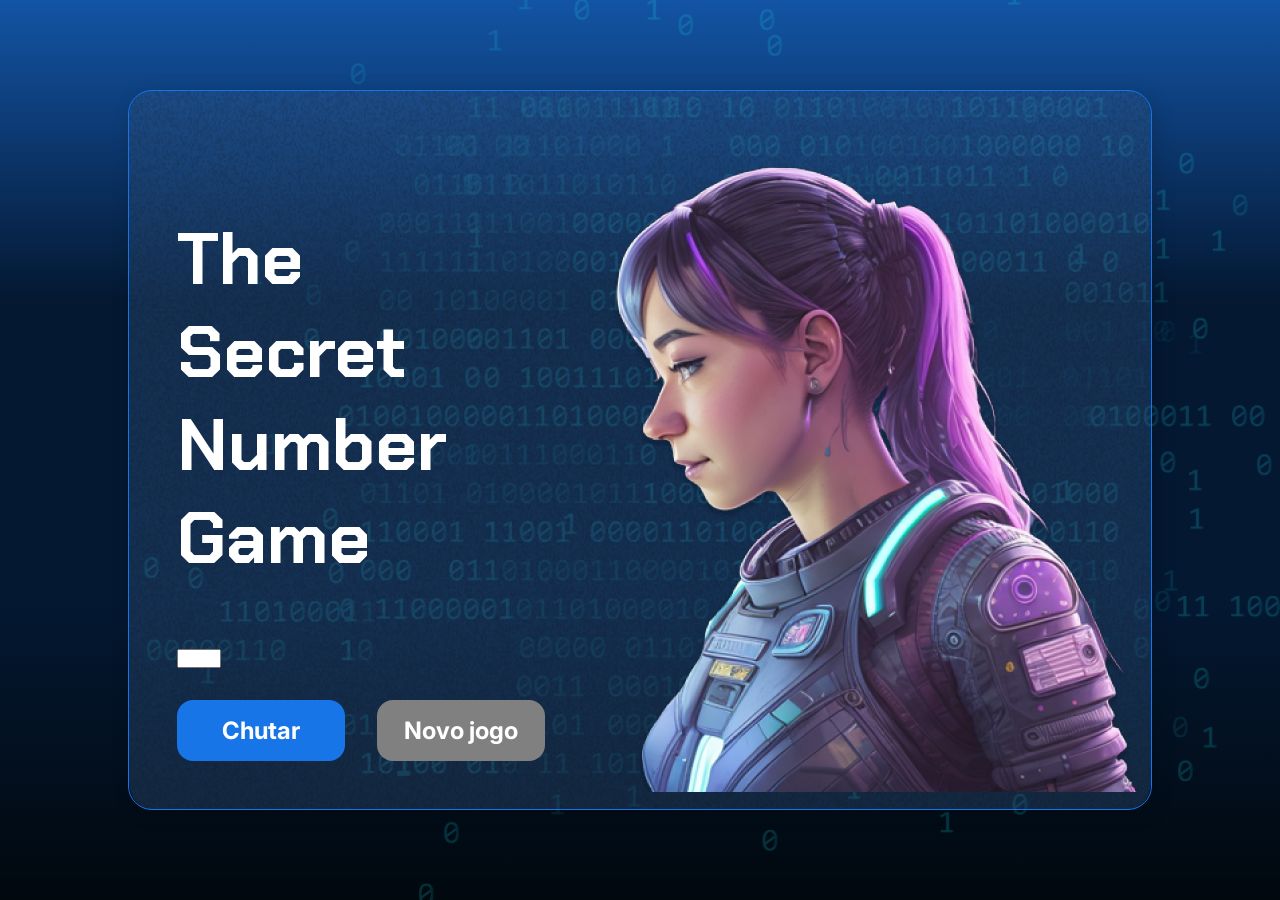
<file: js-curso-2-aula_-/index.html>
<!DOCTYPE html>
<html lang="pt-br">

<head>
    <meta charset="UTF-8">
    <meta name="viewport" content="width=device-width, initial-scale=1.0">
    <script src="https://code.responsivevoice.org/responsivevoice.js"></script>
    <link rel="preconnect" href="https://fonts.googleapis.com">
    <link rel="preconnect" href="https://fonts.gstatic.com" crossorigin>
    <link href="https://fonts.googleapis.com/css2?family=Chakra+Petch:wght@700&family=Inter:wght@400;700&display=swap"
        rel="stylesheet">
    <link rel="stylesheet" href="style.css">
    <title>JS Game</title>
</head>

<body>

    <div class="container">
        <div class="container__conteudo">
            <div class="container__informacoes">
                <div class="container__texto">
                    <h1></h1>
                    <p class="texto__paragrafo"></p>
                </div>
                <input type="number" min="1" max="10" class="con tainer__input">
                <div class="chute container__botoes">
                    <button onclick="verifyGuess()" class="container__botao">Chutar</button>
                    <button onclick="newGame()" id="reiniciar" class="container__botao" disabled>Novo jogo</button>
                </div>
            </div>
            <img src="./img/ia.png" alt="Uma pessoa olhando para a esquerda" class="container__imagem-pessoa" />
        </div>
    </div>




    <script src="app.js" defer></script>
</body>

</html>
</file>
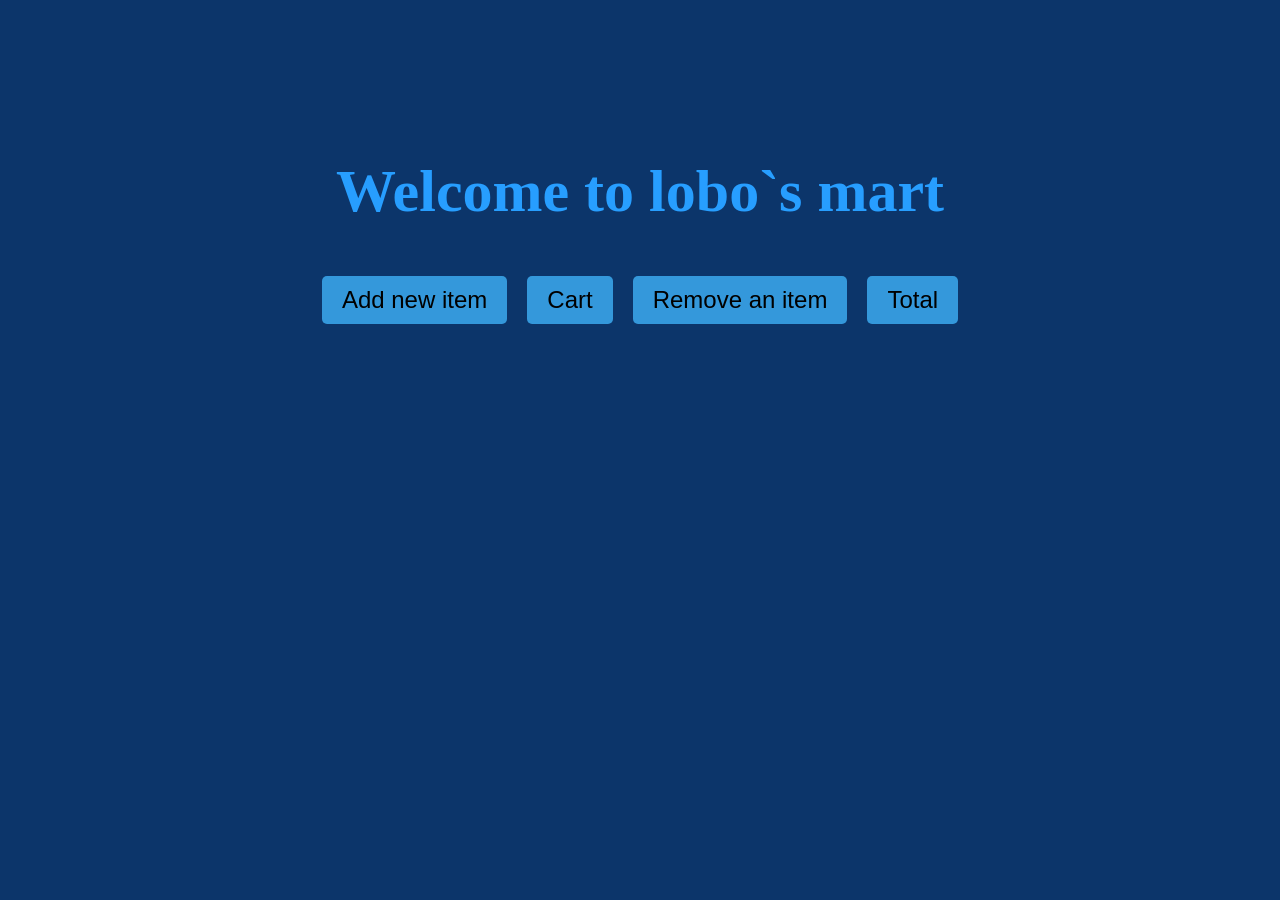
<file: js-curso-2-desafio_1/index.html>
<!DOCTYPE html>
<html lang="en">
<head>
    <meta charset="UTF-8">
    <meta name="viewport" content="width=device-width, initial-scale=1.0">
    <link rel="stylesheet" href="style.css">
    <title>Document</title>
</head>
<body>
    <header>
        <h1></h1>
    </header>
    <main class="container">
        <button onclick="addNew()" class="button">Add new item</button>
        <button onclick="alertLove()" class="button">Cart</button>
        <button onclick="cityAlert()" class="button">Remove an item</button>
        <button onclick="sum()" class="button">Total</button>
    </main>

      <script src="app.js"></script>
</body>
</html>
</file>
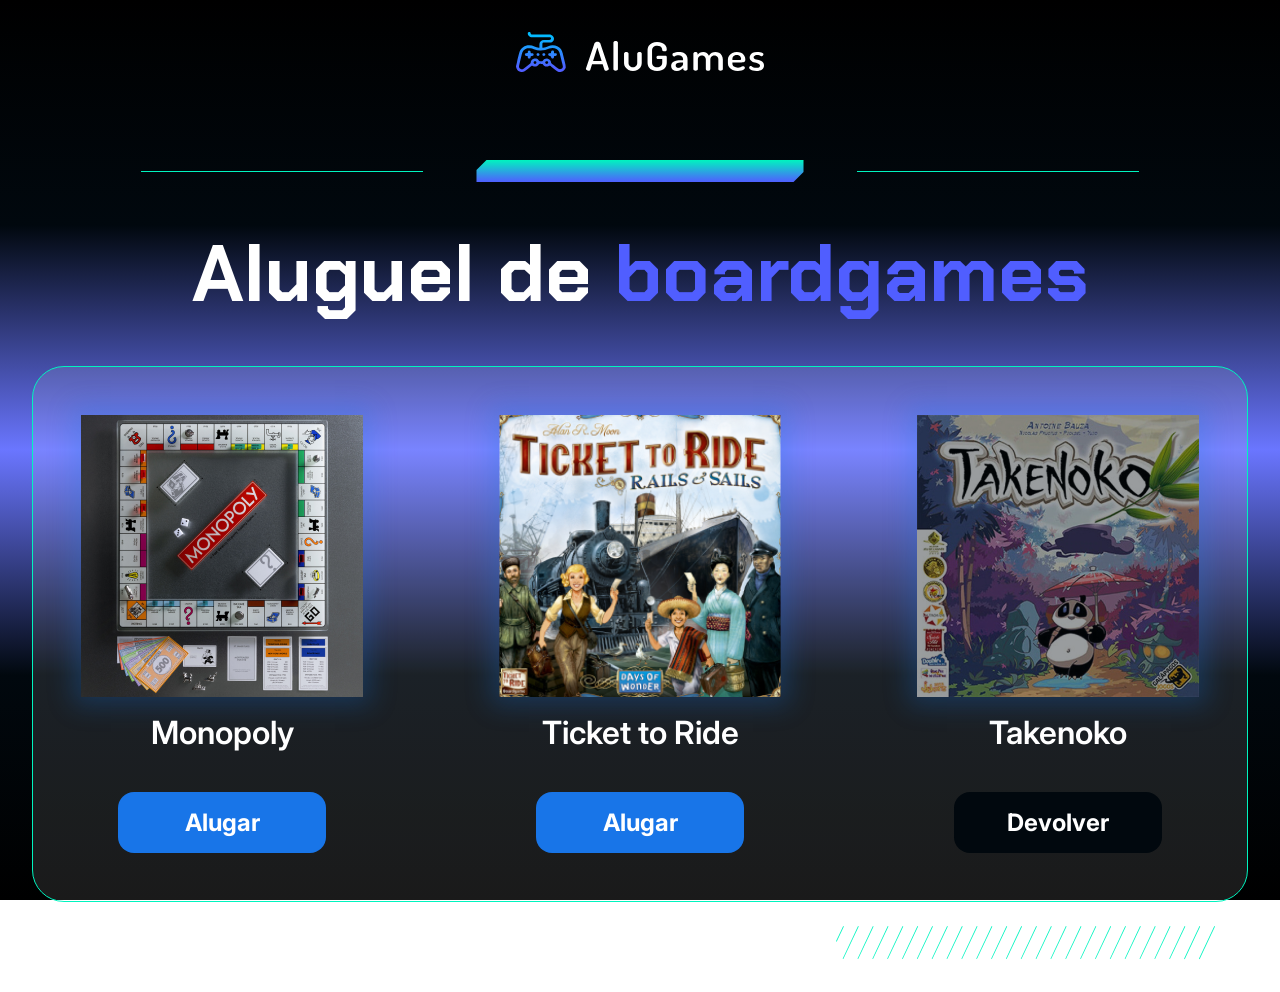
<file: 3411-praticando-logica-projeto_inicial/alugames/index.html>
<!DOCTYPE html>
<html lang="en"> 

<head>
    <meta charset="UTF-8">
    <meta name="viewport" content="width=device-width, initial-scale=1.0">
    <title>AluGames</title>
    <link rel="stylesheet" href="css/main.css">
</head>

<body class="body">
    <main class="container main">
        <img src="img/logo.svg" alt="Logo AluGames">
        <section class="divisor">
            <div class="divisor__line"></div>
            <img src="img/fade_bar.svg" alt="Visual bar" class="divisor__bar">
            <div class="divisor__line"></div>
        </section>
        <h1 class="page-title">Aluguel de <span class="page-title__emphasis">boardgames</span></h1>
        <section class="dashboard">
            <ul class="dashboard__items">
                <li class="dashboard__items__item" id="game-1">
                    <div class="dashboard__item__img">
                        <img src="img/monopoly.png" alt="Capa jogo Monopoly">
                    </div>
                    <p class="dashboard__item__name">Monopoly</p>
                    <a onclick="alterarStatus(1)" href="#" class="dashboard__item__button">Alugar</a>
                </li>
                <li class="dashboard__items__item" id="game-2">
                    <div class="dashboard__item__img">
                        <img src="img/ticket_to_ride.png" alt="Capa jogo Ticket to Ride">
                    </div>
                    <p class="dashboard__item__name">Ticket to Ride</p>
                    <a onclick="alterarStatus(2)" href="#" class="dashboard__item__button">Alugar</a>
                </li>
                <li class="dashboard__items__item" id="game-3">
                    <div class="dashboard__item__img dashboard__item__img--rented" >
                        <img src="img/takenoko.png" alt="Capa jogo Takenoko">
                    </div>
                    <p class="dashboard__item__name">Takenoko</p>
                    <a onclick="alterarStatus(3)" href="#" class="dashboard__item__button dashboard__item__button--return">Devolver</a>
                </li>
            </ul>
        </section>
        <img src="img/hachuras.svg" alt="Visual hachuras" class="hachuras">
    </main>

    <script src="js/app.js"></script>
</body>

</html>
</file>
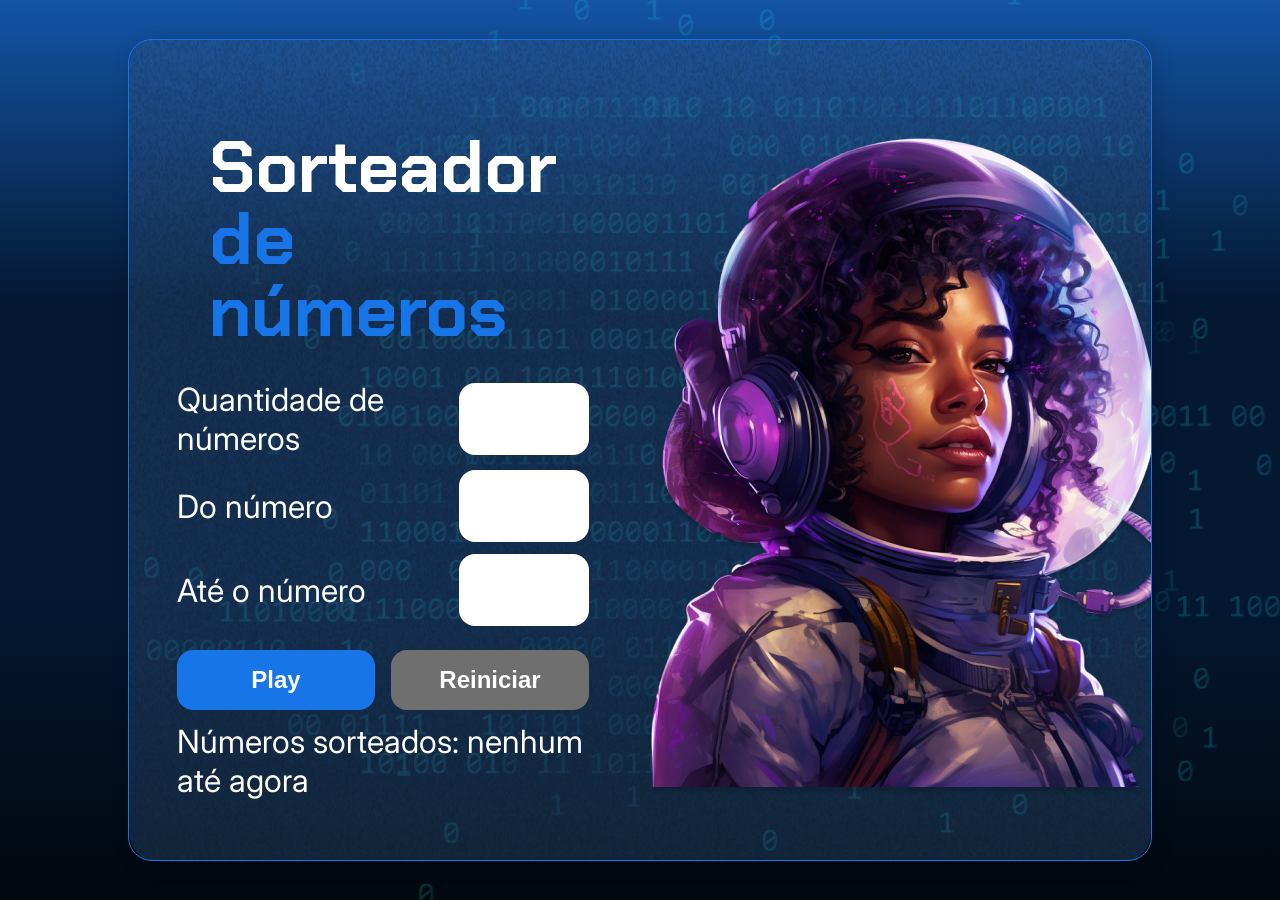
<file: 3411-praticando-logica-projeto_inicial/sorteador-numeros/index.html>
<!DOCTYPE html>
<html lang="pt-br">

<head>
    <meta charset="UTF-8">
    <meta name="viewport" content="width=device-width, initial-scale=1.0">
    <link rel="preconnect" href="https://fonts.googleapis.com">
    <link rel="preconnect" href="https://fonts.gstatic.com" crossorigin>
    <link href="https://fonts.googleapis.com/css2?family=Chakra+Petch:wght@700&family=Inter:wght@400;700&display=swap" rel="stylesheet">
    <link rel="stylesheet" href="style.css">
    <title>Sorteador de números</title>
</head>

<body>
    <div class="container">
        <div class="container__conteudo">
            <div class="container__informacoes">
                <div class="container__texto">
                    <h1>Sorteador<span class="container__texto-azul"> de números</span></h1>

                    <div class="container__campo">
                        <label class="texto__paragrafo">Quantidade de números</label>
                        <input class="container__input" id="quantidade" type="number" min="1">
                    </div>
                    
                    <div class="container__campo">
                        <label class="texto__paragrafo">Do número</label>
                        <input class="container__input" id="de" type="number" min="1">
                    </div>
                    
                    <div class="container__campo">
                        <label class="texto__paragrafo">Até o número</label>
                        <input class="container__input" id="ate" type="number" min="1">
                    </div>
                </div>
                
                <div class="chute container__botoes">
                    <button onclick="play()" id="btn-sortear" class="container__botao">Play</button>
                    <button onclick="reiniciar()" id="btn-reiniciar" class="container__botao-desabilitado" >Reiniciar</button>
                </div>

                <div class="container__texto" id="resultado">
                    <label class="texto__paragrafo">Números sorteados:  nenhum até agora</label>
                </div>
            </div>

            <img src="./img/ia.png" alt="Uma pessoa com capacete de astronauta" class="container__imagem-pessoa" />
        </div>
    </div>

    <script src="app.js" defer></script>
</body>

</html>
</file>
<file: js-curso-2-aula_-/style.css>
* {
    box-sizing: border-box;
    margin: 0;
    padding: 0;
    color: white;
}

body {
    background: linear-gradient(#1354A5 0%, #041832 33.33%, #041832 66.67%, #01080E 100%);
    height: 100vh;
    display: flex;
    align-items: center;
    justify-content: center;
}


body::before {
    background-image: url("img/code.png");
    background-repeat: no-repeat;
    background-position: right;
    content: "";
    display: block;
    position: absolute;
    width: 100%;
    height: 100%;
    opacity: 0.4;
}

.container {
    width: 80%;
    height: 80%;
    display: flex;
    align-items: center;
    justify-content: space-between;
    border-radius: 24px;
    border: 1px solid #1875E8;
    box-shadow: 4px 4px 20px 0px rgba(1, 8, 14, 0.15);
    background-image: url("img/Ruido.png");
    background-size: 100% 100%;
    position: relative;
}


.container__conteudo {
    display: flex;
    align-items: center;
    position: absolute;
    bottom: 0;
}

.container__informacoes {
    flex: 1;
    padding: 3rem;
}

.container__botao {
    border-radius: 16px;
    background: #1875E8;
    padding: 16px 24px;
    width: 100%;
    font-size: 24px;
    font-weight: 700;
    border: none;
    margin-top: 2rem;
}

.container__texto {
    margin: 16px 0 16px 0;
}

.container__texto-azul {
    color: #1875E8;
}

.container__input {
    width: 100%;
    height: 72px;
    border-radius: 16px;
    background-color: #FFF;
    border: none;
    color: #1875E8;
    padding: 2rem;
    font-size: 24px;
    font-weight: 700;
    font-family: 'Inter', sans-serif;
}

.container__botoes {
    display: flex;
    gap: 2em;
}

h1 {
    font-family: 'Chakra Petch', sans-serif;
    font-size: 72px;
    padding-bottom: 3rem;
}

p,
button {
    font-family: 'Inter', sans-serif;
}

.texto__paragrafo {
    font-size: 32px;
    font-weight: 400;
}

button:disabled {
    background-color: gray;
}

@media screen and (max-width: 1250px) {

    h1 {
        font-size: 50px;
    }

    .container__botao {
        font-size: 16px;
    }


    .texto__paragrafo {
        font-size: 24px;
    }

    .container__imagem-pessoa {
        display: none;
    }

    .container__conteudo {
        display: block;
        position: inherit;
    }

    .container__informacoes {
        padding: 1rem
    }
}
</file>
<file: js-curso-2-desafio_1/style.css>
header {
  text-align: center;
  font-size: 30px;
  color: #279EFF;
}

main, html {
  margin: 0;
  padding: 0;
  height: 50%;
  display: flex;
  justify-content: center;
  align-items: center;
  background-color: #0C356A;
}

.container {
  text-align: center;
  color: #279EFF;
}

.button {
  padding: 10px 20px;
  margin: 10px;
  font-size: 24px;
  border: none;
  background-color: #3498db;
  cursor: pointer;
  border-radius: 5px;
}

.button:hover {
  background-color: #2980b9;
}
</file>
<file: 3411-praticando-logica-projeto_inicial/alugames/css/main.css>
@import url(_reset.css);
@import url('https://fonts.googleapis.com/css2?family=Chakra+Petch:wght@700&family=Inter:wght@600;700&display=swap');

.body {
    color: #FFFFFF;

    min-height: 100vh;

    background: rgb(0, 0, 0);
    background: linear-gradient(to bottom, rgba(0, 0, 0, 1) 0%, rgba(1, 8, 14, 1) 25%, rgba(80, 94, 255, 0.85) 50%, rgba(1, 8, 14, 1) 75%, rgba(0, 0, 0, 1) 100%);
    background-repeat: no-repeat;
    background-attachment: fixed;

    display: flex;
    flex-direction: column;
    justify-content: center;

    padding: 2rem;
}

@media screen and (min-width: 1440px) {
    .body {
        padding: 2rem calc((100vw - 1086px)/2);
    }
}

.main {
    display: flex;
    flex-direction: column;
    align-items: center;
}

.divisor {
    display: flex;
    gap: 53px;
    align-items: center;

    margin: 88px 0px 40px;
}

.divisor__line {
    height: 1px;
    width: 282px;
    background-color: #00F4BF;
}

.page-title {
    font-family: 'Chakra Petch', sans-serif;
    font-weight: 700;
    font-size: 5rem;

    margin-bottom: 2.5rem;
}

.page-title__emphasis {
    color: #505EFF;
}

.dashboard {
    background-color: rgba(255, 255, 255, 0.1);

    border-radius: 2rem;
    border-width: 1px;
    border-style: solid;
    border-color: #00F4BF;

    padding: 3rem;
    width: 100%;
}

.dashboard__items {
    display: flex;
    justify-content: space-between;
}

.dashboard__items__item {
    display: flex;
    flex-direction: column;
    align-items: center;
    justify-content: flex-start;

    font-family: 'Inter', sans-serif;
}

.dashboard__item__img {
    box-shadow: 0px 0px 24px 8px rgba(24, 118, 232, 0.25);

    margin-bottom: 1rem;
}

.dashboard__item__img--rented {
    position: relative;
}

.dashboard__item__img--rented::after {
    content: "";
    display: block;
    width: 100%;
    height: 100%;

    position: absolute;
    top: 0;
    
    background-color: rgba(1, 8, 14, 0.4);
}

.dashboard__item__name {
    font-weight: 600;
    font-size: 2rem;

    margin-bottom: 2.5rem;
}

.dashboard__item__button {
    display: flex;
    justify-content: center;

    font-weight: 700;
    font-size: 1.5rem;

    padding: 1rem 1.5rem;
    min-width: 13rem;

    border-radius: 1rem;

    background-color: #1875E8;
}

.dashboard__item__button--return {
    background-color: #01080E;
}

.hachuras {
    margin-top: 1.5rem;
    margin-right: 33px;
    align-self: flex-end;
}
</file>
<file: 3411-praticando-logica-projeto_inicial/sorteador-numeros/style.css>
* {
    box-sizing: border-box;
    margin: 0;
    padding: 0;
    color: white;
}

body {
    background: linear-gradient(#1354A5 0%, #041832 33.33%, #041832 66.67%, #01080E 100%);
    height: 100vh;
    display: flex;
    align-items: center;
    justify-content: center;
}

body::before {
    background-image: url("img/code.png");
    background-repeat: no-repeat;
    background-position: right;
    content: "";
    display: block;
    position: absolute;
    width: 100%;
    height: 100%;
    opacity: 0.4;
}

.container {
    width: 80%;
    min-height: 50vh;
    display: flex;
    align-items: center;
    justify-content: space-between;
    border-radius: 24px;
    border: 1px solid #1875E8;
    box-shadow: 4px 4px 20px 0px rgba(1, 8, 14, 0.15);
    background-image: url("img/Ruido.png");
    background-size: 100% 100%;
    position: relative;
    overflow: hidden;
}

.container__conteudo {
    display: flex;
    align-items: center;
    position: relative;
    width: 100%;
}

.container__informacoes {
    flex: 1;
    padding: 3rem;
}

.container__texto {
    margin: 12px 0;
    display: flex;
    flex-direction: column;
}

.container__texto-azul {
    color: #1875E8;
    display: block;

}

.container__campo {
    display: flex;
    align-items: center;
    justify-content: space-between;
    margin-bottom: 12px;
}

.container__input {
    width: 130px;
    height: 72px;
    border-radius: 16px;
    background-color: #FFF;
    border: none;
    color: #1875E8;
    padding: 2rem;
    font-size: 24px;
    font-weight: 700;
    font-family: 'Inter', sans-serif;
}

.container__botoes {
    display: flex;
    flex-direction: row;
    gap: 1em;
}

.container__botao {
    border-radius: 16px;
    background: #1875E8;
    padding: 16px 24px;
    font-size: 24px;
    width: 100%;
    font-weight: 700;
    border: none;
    cursor: pointer;
}

.container__botao-desabilitado {
    border-radius: 16px;
    background: #6f6f70;
    padding: 16px 24px;
    font-size: 24px;
    width: 100%;
    font-weight: 700;
    border: none;
    cursor: not-allowed;
}

h1 {
    font-family: 'Chakra Petch', sans-serif;
    font-size: 72px;
    font-style: normal;
    font-weight: 700;
    line-height: 100%;
    padding: 2rem;
}

.texto__paragrafo {
    color: #FFF;
    font-family: 'Inter';
    font-size: 32px;
    font-style: normal;
    font-weight: 400;
    line-height: normal;
}

.container__imagem-pessoa {
    max-width: 100%;
    height: auto;
    margin-top: 2rem;
}

button:disabled {
    background-color: gray;
}

@media screen and (max-width: 1250px) {
    .container__imagem-pessoa {
        display: none;
    }

    h1 {
        font-size: 50px;
    }
}
</file>
